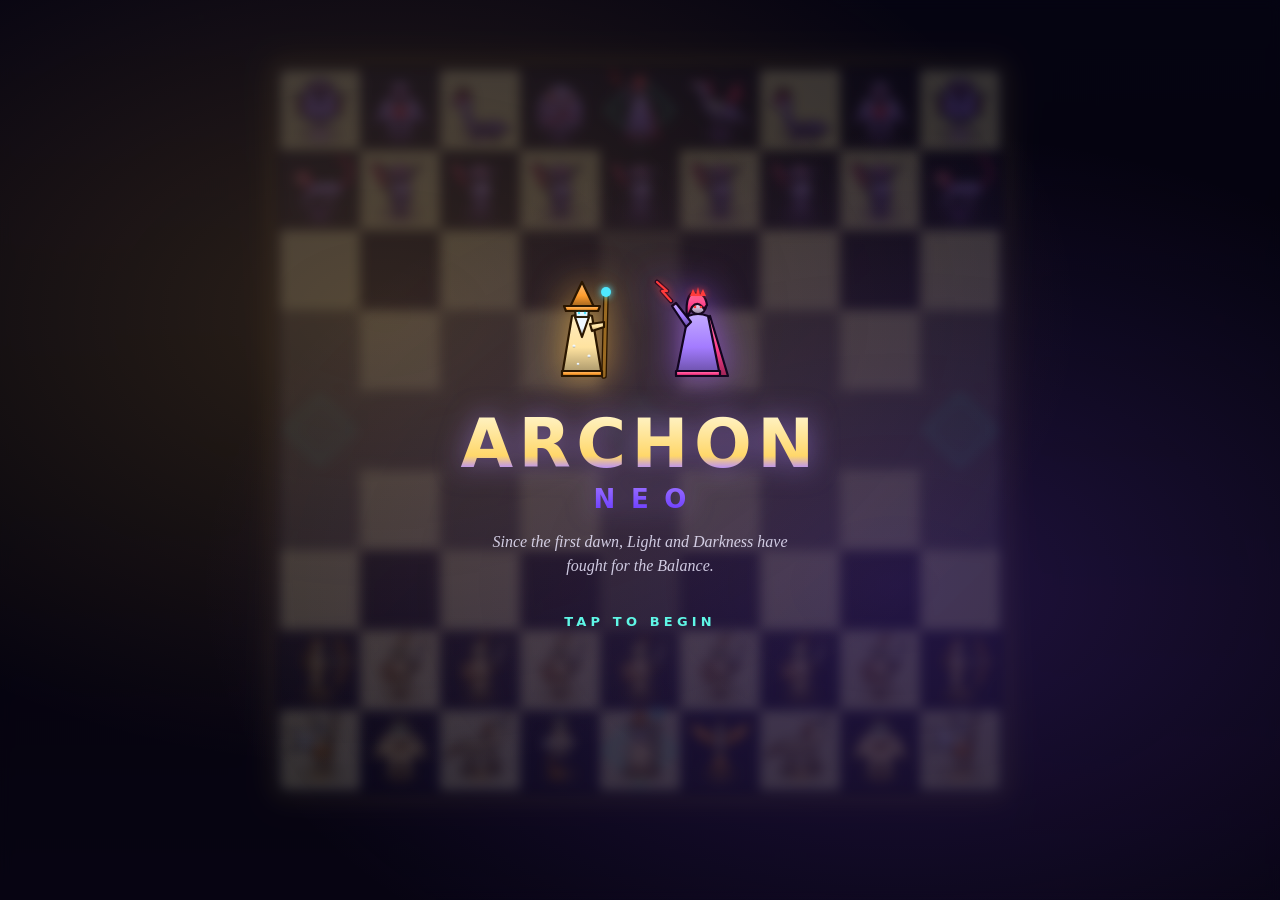
<file: public/index.html>
<!doctype html>
<html lang="en" dir="ltr">
<head>
  <meta charset="utf-8">
  <meta name="viewport" content="width=device-width, initial-scale=1, maximum-scale=1, user-scalable=no, viewport-fit=cover">
  <title>Archon NEO – Light vs. Dark · Free strategy &amp; arena browser game</title>
  <meta name="description" content="Archon NEO is a free, modern fan tribute to the 1983 classic: turn-based strategy on a 9×9 board plus real-time arena duels. Plays offline in your browser on iPhone, Android and desktop – in English and German.">
  <meta name="robots" content="index, follow, max-image-preview:large">
  <meta name="author" content="drhdev">
  <meta name="application-name" content="Archon NEO">
  <meta name="generator" content="Hand-written HTML, CSS and JavaScript">
  <meta name="color-scheme" content="dark">
  <meta name="theme-color" content="#07060f">
  <meta name="format-detection" content="telephone=no">
  <meta name="mobile-web-app-capable" content="yes">
  <meta name="apple-mobile-web-app-capable" content="yes">
  <meta name="apple-mobile-web-app-status-bar-style" content="black-translucent">
  <meta name="apple-mobile-web-app-title" content="Archon NEO">
  <link rel="canonical" href="__SITE_URL__/">

  <!-- Open Graph / social previews -->
  <meta property="og:type" content="website">
  <meta property="og:site_name" content="Archon NEO">
  <meta property="og:title" content="Archon NEO – Light vs. Dark · Licht gegen Dunkel">
  <meta property="og:description" content="Strategy on a magic board meets real-time arena duels – a loving tribute to the 1983 classic. Free in your browser. · Strategie trifft Echtzeit-Duelle – kostenlos im Browser, auf Deutsch.">
  <meta property="og:url" content="__SITE_URL__/">
  <meta property="og:image" content="__SITE_URL__/og-image.jpg">
  <meta property="og:image:type" content="image/jpeg">
  <meta property="og:image:width" content="1200">
  <meta property="og:image:height" content="630">
  <meta property="og:image:alt" content="Archon NEO – the armies of Light and Darkness face each other across the arena">
  <meta property="og:locale" content="en_US">
  <meta property="og:locale:alternate" content="de_DE">
  <meta name="twitter:card" content="summary_large_image">
  <meta name="twitter:title" content="Archon NEO – Light vs. Dark · Licht gegen Dunkel">
  <meta name="twitter:description" content="Strategy meets real-time arena duels – a free tribute to the 1983 classic. Strategie trifft Echtzeit-Duelle, kostenlos im Browser.">
  <meta name="twitter:image" content="__SITE_URL__/og-image.jpg">
  <meta name="twitter:image:alt" content="Archon NEO – the armies of Light and Darkness face each other across the arena">

  <link rel="icon" href="icons/favicon.svg" type="image/svg+xml">
  <link rel="icon" href="icons/favicon-32.png" sizes="32x32" type="image/png">
  <link rel="apple-touch-icon" href="icons/apple-touch-icon.png">
  <link rel="manifest" href="manifest.webmanifest">
  <link rel="stylesheet" href="css/style.css">
  <link rel="modulepreload" href="js/i18n.js">
  <link rel="modulepreload" href="js/art.js">
  <link rel="modulepreload" href="js/audio.js">
  <link rel="modulepreload" href="js/intro.js">
  <link rel="modulepreload" href="js/arena-art.js">

  <script type="application/ld+json">
  {
    "@context": "https://schema.org",
    "@type": "VideoGame",
    "url": "__SITE_URL__/",
    "name": "Archon NEO",
    "alternateName": "Archon NEO – Light vs. Dark",
    "description": "A free, modern fan tribute to the 1983 strategy and action classic: turn-based play on a 9×9 board plus real-time arena duels.",
    "genre": ["Strategy", "Action", "Fantasy"],
    "gamePlatform": ["Web browser", "iOS", "Android", "Desktop"],
    "applicationCategory": "Game",
    "operatingSystem": "Any",
    "playMode": ["SinglePlayer", "MultiPlayer"],
    "numberOfPlayers": { "@type": "QuantitativeValue", "minValue": 1, "maxValue": 2 },
    "inLanguage": ["en", "de"],
    "isAccessibleForFree": true,
    "offers": { "@type": "Offer", "price": "0", "priceCurrency": "EUR" },
    "author": { "@type": "Person", "name": "drhdev" },
    "license": "https://www.gnu.org/licenses/gpl-3.0.html"
  }
  </script>
</head>
<body>
  <noscript>
    <div class="noscript">Archon NEO needs JavaScript. · Archon NEO benötigt JavaScript.</div>
  </noscript>

  <canvas id="game" role="img" aria-label="Archon NEO game board"></canvas>
  <div id="safe-probe" aria-hidden="true"></div>

  <!-- Board HUD -->
  <header id="hud-top" class="hud hidden">
    <button id="btn-pause" class="icon-btn" type="button" data-i18n-aria="hud.menu" aria-label="Menu">☰</button>
    <div id="turn-label" aria-live="polite"></div>
    <div id="lum">
      <span data-i18n="hud.cycle">CYCLE</span>
      <div id="lum-bar" aria-hidden="true"><i></i><i></i><i></i><i></i><i></i><i></i></div>
    </div>
  </header>
  <footer id="hud-bottom" class="hud hidden">
    <div id="info" aria-live="polite"></div>
    <button id="btn-spell" class="hidden" type="button"></button>
  </footer>

  <!-- Title screen (also unlocks audio with the first tap) -->
  <div id="splash" class="overlay splash" role="button" tabindex="0" aria-describedby="splash-tap">
    <div class="splash-inner">
      <div class="splash-emblem" id="splash-emblem" aria-hidden="true"></div>
      <h1 class="title big">ARCHON<span>NEO</span></h1>
      <p class="tagline" data-i18n="splash.tagline">Since the first dawn, Light and Darkness have fought for the Balance.</p>
      <p class="tap-hint" id="splash-tap" data-i18n="splash.tap">Tap to begin</p>
    </div>
  </div>

  <!-- The Legend: story intro -->
  <section id="intro" class="overlay intro hidden" role="dialog" aria-modal="true" data-i18n-aria="intro.aria" aria-label="The Legend of Archon">
    <div class="intro-frame">
      <header class="intro-top">
        <div id="intro-dots" class="dots"></div>
        <button id="intro-skip" class="link-btn" type="button" data-i18n="intro.skip">Skip</button>
      </header>
      <div id="intro-stage" class="intro-stage scroll"></div>
      <footer class="intro-nav">
        <button id="intro-prev" class="btn ghost" type="button" data-i18n="intro.back">Back</button>
        <button id="intro-next" class="btn primary-light" type="button">Next</button>
      </footer>
    </div>
  </section>

  <!-- Main menu -->
  <main id="menu" class="overlay hidden">
    <div class="panel center scroll">
      <h1 class="title">ARCHON<span>NEO</span></h1>
      <p class="subtitle" data-i18n="menu.subtitle">Light vs. Dark</p>

      <button id="btn-continue" class="btn accent hidden" type="button" data-i18n="menu.continue">Continue game</button>

      <div class="field">
        <span class="label" data-i18n="menu.difficulty">AI difficulty</span>
        <div class="seg" role="group">
          <button type="button" data-diff="easy" data-i18n="diff.easy">Easy</button>
          <button type="button" data-diff="normal" data-i18n="diff.normal">Normal</button>
          <button type="button" data-diff="hard" data-i18n="diff.hard">Hard</button>
        </div>
      </div>

      <button class="btn primary-light" type="button" data-start="ai-light" data-i18n="menu.playLight">1 Player · Light</button>
      <button class="btn primary-dark" type="button" data-start="ai-dark" data-i18n="menu.playDark">1 Player · Darkness</button>
      <button class="btn" type="button" data-start="pvp" data-i18n="menu.pvp">2 Players · Pass &amp; Play</button>
      <div class="row">
        <button class="btn ghost" type="button" data-open="legend" data-i18n="menu.legend">The Legend</button>
        <button class="btn ghost" type="button" data-open="rules" data-i18n="menu.rules">How to play</button>
      </div>
      <button id="btn-install" class="btn install hidden" type="button"><svg viewBox="0 0 24 24" aria-hidden="true"><rect x="6" y="2" width="12" height="20" rx="3" fill="none" stroke="currentColor" stroke-width="1.8"/><path d="M12 7v7m-3-3 3 3 3-3" fill="none" stroke="currentColor" stroke-width="1.8" stroke-linecap="round" stroke-linejoin="round"/></svg><span data-i18n="install.button">Install as app</span></button>
      <div class="row">
        <button class="btn ghost small" type="button" data-action="music">Music: on</button>
        <button class="btn ghost small lang" type="button" data-action="lang" data-i18n="lang.switch" data-i18n-aria="lang.aria">Deutsch</button>
      </div>

      <section class="soon" aria-labelledby="soon-title">
        <h2 id="soon-title" data-i18n="menu.soon">Coming soon</h2>
        <ul>
          <li data-i18n="soon.online">Live online battles</li>
          <li data-i18n="soon.hof">Hall of Fame &amp; leaderboard</li>
          <li data-i18n="soon.lobby">Lobby – challenge human players who are ready to play</li>
        </ul>
      </section>

      <p class="hint" data-i18n="menu.hint"></p>
      <p class="fineprint">
        <span data-i18n="menu.disclaimer">A non-commercial fan tribute. Not affiliated with the original rights holders.</span><br>
        <a href="https://github.com/drhdev/archon-neo" target="_blank" rel="noopener noreferrer">GitHub</a> · GPL-3.0 · <span id="version"></span>
      </p>
    </div>
  </main>

  <!-- Pause -->
  <div id="pause" class="overlay hidden" role="dialog" aria-modal="true" aria-labelledby="pause-title">
    <div class="panel center">
      <h2 id="pause-title" data-i18n="pause.title">Paused</h2>
      <button class="btn" id="btn-resume" type="button" data-i18n="pause.resume">Resume</button>
      <div class="row">
        <button class="btn" id="btn-sound" type="button">Sound: on</button>
        <button class="btn" type="button" data-action="music">Music: on</button>
      </div>
      <div class="row">
        <button class="btn ghost" type="button" data-open="rules" data-i18n="menu.rules">How to play</button>
        <button class="btn ghost lang" type="button" data-action="lang" data-i18n="lang.switch" data-i18n-aria="lang.aria">Deutsch</button>
      </div>
      <button class="btn ghost" id="btn-quit" type="button" data-i18n="pause.quit">Main menu</button>
    </div>
  </div>

  <!-- Spellbook -->
  <div id="spells" class="overlay hidden" role="dialog" aria-modal="true" aria-labelledby="spell-title">
    <div class="panel">
      <h2 id="spell-title" data-i18n="spells.title">Spellbook</h2>
      <div id="spell-list" class="scroll"></div>
      <button class="btn ghost" id="btn-spell-close" type="button" data-i18n="spells.cancel">Cancel</button>
    </div>
  </div>

  <!-- Rules -->
  <div id="rules" class="overlay hidden" role="dialog" aria-modal="true" aria-labelledby="rules-title">
    <div class="panel">
      <h2 id="rules-title" data-i18n="rules.title">How to play</h2>
      <div class="scroll rules-text">
        <div data-i18n-html="rules.html"></div>
        <h3 data-i18n="rules.units">Units</h3>
        <div id="unit-list"></div>
      </div>
      <button class="btn" id="btn-rules-close" type="button" data-i18n="rules.close">Got it</button>
    </div>
  </div>

  <!-- Install guide (iPhone / iPad / browsers without an install prompt) -->
  <div id="install" class="overlay hidden" role="dialog" aria-modal="true" aria-labelledby="install-title">
    <div class="panel center scroll">
      <img class="install-icon" src="icons/icon-192.png" width="72" height="72" alt="">
      <h2 id="install-title" data-i18n="install.title">Play as an app</h2>
      <p class="subtitle" data-i18n="install.lead">Full screen, no browser bars, playable offline – straight from your home screen.</p>
      <ol class="install-steps" id="install-steps"></ol>
      <button class="btn" id="btn-install-close" type="button" data-i18n="install.close">Got it</button>
    </div>
  </div>

  <!-- Game over -->
  <div id="gameover" class="overlay hidden" role="dialog" aria-modal="true" aria-labelledby="go-title">
    <div class="panel center">
      <h2 id="go-title" class="title small"></h2>
      <p id="go-reason" class="subtitle"></p>
      <p id="go-stats" class="hint"></p>
      <button class="btn primary-light" id="btn-again" type="button" data-i18n="go.again">Rematch</button>
      <button class="btn ghost" id="btn-go-menu" type="button" data-i18n="go.menu">Main menu</button>
    </div>
  </div>

  <!-- Fatal error -->
  <div id="error" class="overlay hidden" role="alertdialog" aria-modal="true" aria-labelledby="error-title">
    <div class="panel center">
      <h2 id="error-title" data-i18n="error.title">Something went wrong</h2>
      <p class="subtitle" data-i18n="error.text"></p>
      <button class="btn primary-light" id="btn-reload" type="button" data-i18n="error.reload">Reload</button>
    </div>
  </div>

  <div id="rotate" aria-hidden="true"><div><span class="rotate-icon">⟳</span><p data-i18n="rotate.text">Please turn your device to portrait mode.</p></div></div>
  <div id="toast" role="status" aria-live="polite"></div>

  <script type="module" src="js/game.js"></script>
  <script nomodule src="js/nomodule.js"></script>
</body>
</html>
</file>
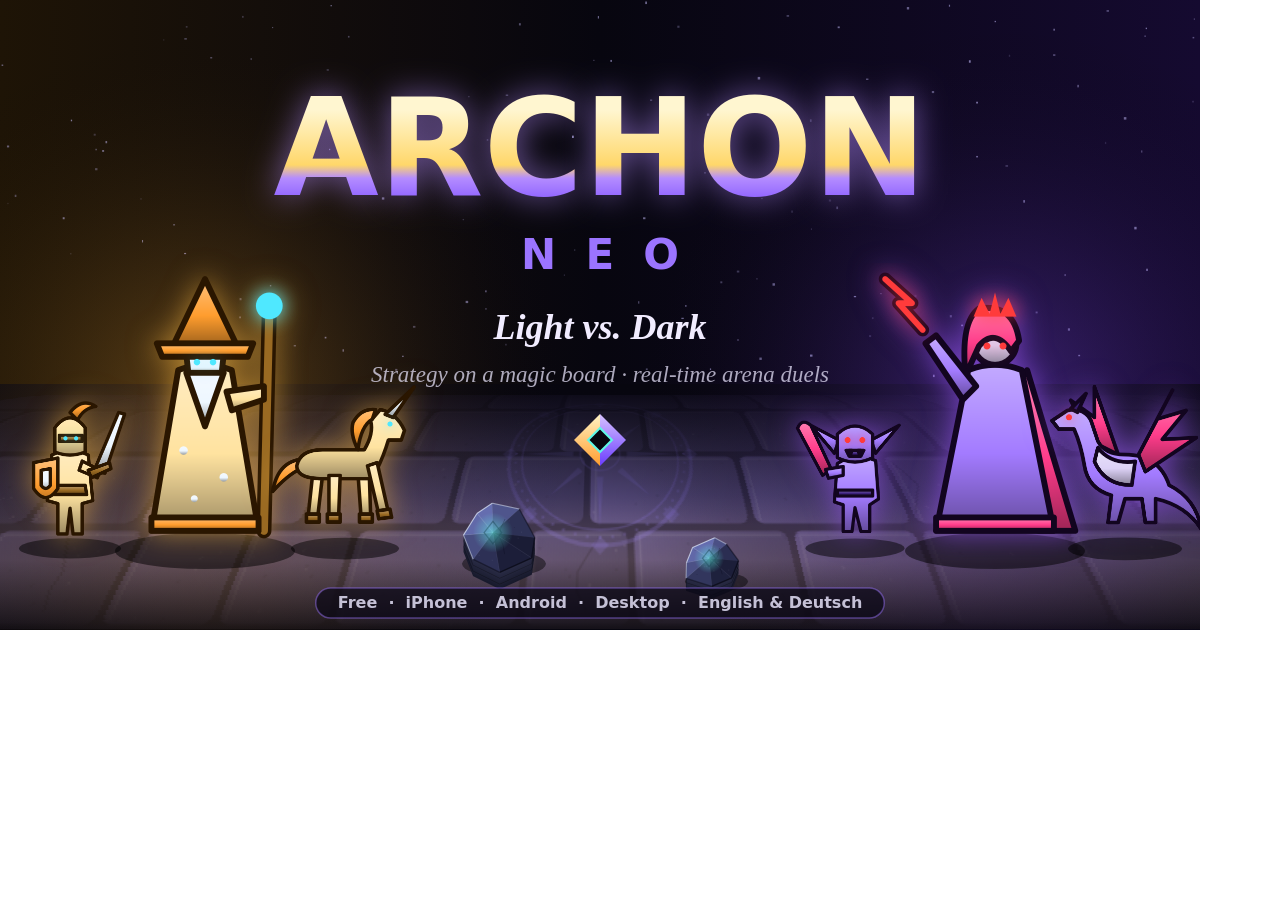
<file: tools/assets.html>
<!doctype html>
<!--
  Renders the PNG assets (app icons, social preview) from the game's own artwork.
  Used by scripts/render-assets.sh with headless Chrome:  assets.html?asset=og|icon|maskable&size=N
-->
<html lang="en">
<head>
  <meta charset="utf-8">
  <title>Archon NEO asset renderer</title>
  <style>html, body { margin: 0; background: transparent; overflow: hidden; } canvas { display: block; }</style>
</head>
<body>
<canvas id="c"></canvas>
<script type="module">
import { unitCanvas } from '../public/js/art.js';
import { makeFloor, makeRock } from '../public/js/arena-art.js';

const q = new URLSearchParams(location.search);
const asset = q.get('asset') || 'og';
const size = Number(q.get('size') || 512);
const cv = document.getElementById('c');
const ctx = cv.getContext('2d');
const FONT = 'system-ui, -apple-system, "Segoe UI", Roboto, "Helvetica Neue", Arial, sans-serif';
const SERIF = 'ui-serif, "New York", Georgia, Cambria, "Noto Serif", "Times New Roman", serif';

function unit(type, pal, cx, cy, s, flip = false) {
  const img = unitCanvas(type, pal, s * 2);
  ctx.save();
  ctx.translate(cx, cy);
  if (flip) ctx.scale(-1, 1);
  ctx.drawImage(img, -s / 2, -s / 2, s, s);
  ctx.restore();
}

function emblem(cx, cy, r) {
  const gl = ctx.createLinearGradient(0, cy - r, 0, cy + r);
  gl.addColorStop(0, '#fff3c4'); gl.addColorStop(1, '#ff9d2e');
  const gd = ctx.createLinearGradient(0, cy - r, 0, cy + r);
  gd.addColorStop(0, '#d6c2ff'); gd.addColorStop(1, '#6b3cff');
  ctx.fillStyle = gl;
  ctx.beginPath(); ctx.moveTo(cx, cy - r); ctx.lineTo(cx - r, cy); ctx.lineTo(cx, cy + r); ctx.closePath(); ctx.fill();
  ctx.fillStyle = gd;
  ctx.beginPath(); ctx.moveTo(cx, cy - r); ctx.lineTo(cx + r, cy); ctx.lineTo(cx, cy + r); ctx.closePath(); ctx.fill();
  const i = r * 0.46;
  ctx.fillStyle = '#07060f';
  ctx.strokeStyle = '#5ff7e6';
  ctx.lineWidth = r * 0.08;
  ctx.beginPath(); ctx.moveTo(cx, cy - i); ctx.lineTo(cx + i, cy); ctx.lineTo(cx, cy + i); ctx.lineTo(cx - i, cy); ctx.closePath();
  ctx.fill(); ctx.stroke();
}

function icon(full) {
  cv.width = cv.height = size;
  ctx.fillStyle = '#07060f';
  if (full) ctx.fillRect(0, 0, size, size);
  else { ctx.beginPath(); ctx.roundRect(0, 0, size, size, size * 0.22); ctx.fill(); }
  const glow = ctx.createRadialGradient(size / 2, size / 2, 0, size / 2, size / 2, size * 0.6);
  glow.addColorStop(0, 'rgba(120,70,255,0.35)'); glow.addColorStop(1, 'rgba(0,0,0,0)');
  ctx.fillStyle = glow;
  ctx.fillRect(0, 0, size, size);
  emblem(size / 2, size / 2, size * (full ? 0.3 : 0.38));
}

function og() {
  const w = 1200, h = 630, GROUND = 545;
  cv.width = w; cv.height = h;
  const bg = ctx.createLinearGradient(0, 0, w, 0);
  bg.addColorStop(0, '#1e1406'); bg.addColorStop(0.5, '#07060f'); bg.addColorStop(1, '#150a30');
  ctx.fillStyle = bg;
  ctx.fillRect(0, 0, w, h);
  let seed = 7;
  const rnd = () => (seed = (seed * 16807) % 2147483647) / 2147483647;
  ctx.fillStyle = '#c8c0ff';
  for (let i = 0; i < 170; i++) { ctx.globalAlpha = 0.15 + rnd() * 0.5; ctx.fillRect(rnd() * w, rnd() * GROUND * 0.9, 1 + rnd() * 1.6, 1 + rnd() * 1.6); }
  ctx.globalAlpha = 1;

  // the arena floor of 1.1, seen at a low angle, fading into the night
  const floor = makeFloor(600, 120, 2, [96, 84, 140], 0.35, 'light', 3);
  // simple perspective: strips get taller and wider towards the viewer
  const top = GROUND - 150, depth = h - top, N = 90;
  for (let i = 0; i < N; i++) {
    const t0 = i / N, t1 = (i + 1) / N;
    const y0 = top + depth * t0 * t0, y1 = top + depth * t1 * t1;
    const sw = w * (0.9 + 0.7 * t0);
    ctx.drawImage(floor, 0, floor.height * t0, floor.width, floor.height / N + 1, (w - sw) / 2, y0, sw, y1 - y0 + 1);
  }
  let fade = ctx.createLinearGradient(0, GROUND - 160, 0, GROUND - 20);
  fade.addColorStop(0, 'rgba(7,6,15,1)'); fade.addColorStop(1, 'rgba(7,6,15,0)');
  ctx.fillStyle = fade; ctx.fillRect(0, GROUND - 161, w, 142);
  fade = ctx.createLinearGradient(0, h - 70, 0, h);
  fade.addColorStop(0, 'rgba(7,6,15,0)'); fade.addColorStop(1, 'rgba(7,6,15,0.85)');
  ctx.fillStyle = fade; ctx.fillRect(0, h - 70, w, 70);

  // warm and cold light of the two armies
  for (const [x, col] of [[200, 'rgba(255,175,55,0.32)'], [1000, 'rgba(140,80,255,0.36)']]) {
    const g = ctx.createRadialGradient(x, 400, 0, x, 400, 380);
    g.addColorStop(0, col); g.addColorStop(1, 'rgba(0,0,0,0)');
    ctx.fillStyle = g; ctx.fillRect(0, 0, w, h);
  }

  // stone pillars between the armies
  const rock = (x, y, r, s) => {
    const k = makeRock(r, 2, s);
    ctx.fillStyle = 'rgba(0,0,0,0.45)';
    ctx.beginPath(); ctx.ellipse(x + r * 0.15, y + r * 0.62, r * 1.05, r * 0.32, 0, 0, Math.PI * 2); ctx.fill();
    ctx.drawImage(k.cv, x - k.size / 2, y - k.size / 2, k.size, k.size);
    const rg = ctx.createRadialGradient(x + k.ax, y + k.ay, 0, x + k.ax, y + k.ay, r * 0.5);
    rg.addColorStop(0, 'rgba(95,247,230,0.55)'); rg.addColorStop(1, 'rgba(95,247,230,0)');
    ctx.fillStyle = rg; ctx.fillRect(x - r, y - r, r * 2, r * 2);
  };
  rock(498, GROUND - 6, 40, 4);
  rock(712, GROUND + 18, 30, 9);

  // armies standing on the floor
  const fig = (type, pal, x, s, flip) => {
    ctx.fillStyle = 'rgba(0,0,0,0.5)';
    ctx.beginPath(); ctx.ellipse(x, GROUND + s * 0.02, s * 0.3, s * 0.06, 0, 0, Math.PI * 2); ctx.fill();
    ctx.save();
    ctx.shadowColor = pal === 'light' ? 'rgba(255,190,70,0.55)' : 'rgba(160,90,255,0.6)';
    ctx.shadowBlur = 28;
    unit(type, pal, x, GROUND - s * 0.44, s, flip);
    ctx.restore();
  };
  fig('wizard', 'light', 205, 300);
  fig('knight', 'light', 70, 170);
  fig('unicorn', 'light', 345, 180);
  fig('sorceress', 'dark', 995, 300, true);
  fig('dragon', 'dark', 1125, 190, true);
  fig('goblin', 'dark', 855, 165, true);

  // title
  ctx.textAlign = 'center';
  ctx.textBaseline = 'middle';
  const tg = ctx.createLinearGradient(0, 110, 0, 220);
  tg.addColorStop(0, '#fff6d0'); tg.addColorStop(0.5, '#ffd76a'); tg.addColorStop(0.62, '#b48cff'); tg.addColorStop(1, '#6b3cff');
  ctx.shadowColor = 'rgba(180,140,255,0.6)'; ctx.shadowBlur = 32;
  ctx.fillStyle = tg;
  ctx.font = `900 136px ${FONT}`;
  ctx.fillText('ARCHON', w / 2, 160);
  ctx.shadowBlur = 0;
  ctx.fillStyle = '#9b74ff';
  ctx.font = `800 42px ${FONT}`;
  ctx.fillText('N  E  O', w / 2, 258);
  ctx.fillStyle = '#f1ecff';
  ctx.font = `italic 600 36px ${SERIF}`;
  ctx.fillText('Light vs. Dark', w / 2, 330);
  ctx.fillStyle = 'rgba(236,232,255,0.72)';
  ctx.font = `italic 400 23px ${SERIF}`;
  ctx.fillText('Strategy on a magic board · real-time arena duels', w / 2, 376);
  emblem(w / 2, 440, 26);
  // footer badge
  ctx.font = `600 16px ${FONT}`;
  const tag = 'Free  ·  iPhone  ·  Android  ·  Desktop  ·  English & Deutsch';
  const tw = ctx.measureText(tag).width + 44;
  ctx.fillStyle = 'rgba(10,8,22,0.72)';
  ctx.strokeStyle = 'rgba(155,116,255,0.45)';
  ctx.lineWidth = 1.5;
  ctx.beginPath(); ctx.roundRect(w / 2 - tw / 2, 588, tw, 30, 15); ctx.fill(); ctx.stroke();
  ctx.fillStyle = 'rgba(236,232,255,0.82)';
  ctx.fillText(tag, w / 2, 604);
}

if (asset === 'og') og();
else icon(asset === 'maskable');
document.title = 'ready';
</script>
</body>
</html>
</file>
<file: public/css/style.css>
/* Archon NEO – styles. System fonts only: no third-party requests. */
:root {
  --bg: #07060f;
  --light: #ffd76a;
  --dark: #b48cff;
  --accent: #5ff7e6;
  --panel: rgba(16, 12, 34, 0.94);
  --line: rgba(255, 255, 255, 0.13);
  --font: system-ui, -apple-system, BlinkMacSystemFont, "Segoe UI", Roboto, "Helvetica Neue", Arial, sans-serif;
  --serif: ui-serif, "New York", Georgia, Cambria, "Noto Serif", "Times New Roman", serif;
  --sat: env(safe-area-inset-top, 0px);
  --sab: env(safe-area-inset-bottom, 0px);
  --sal: env(safe-area-inset-left, 0px);
  --sar: env(safe-area-inset-right, 0px);
}

*, *::before, *::after { box-sizing: border-box; margin: 0; padding: 0; }

/* No scrolling, rubber-banding, zoom or text selection (iOS Safari & Android Chrome). */
html, body {
  position: fixed;
  inset: 0;
  width: 100%;
  height: 100%;
  height: 100dvh;
  overflow: hidden;
  overscroll-behavior: none;
  background: var(--bg);
  color: #ece8ff;
  font-family: var(--font);
  font-size: 15px;
  -webkit-font-smoothing: antialiased;
  touch-action: none;
  -webkit-user-select: none;
  user-select: none;
  -webkit-touch-callout: none;
  -webkit-tap-highlight-color: transparent;
  -webkit-text-size-adjust: 100%;
  text-size-adjust: 100%;
}

#game { position: fixed; inset: 0; width: 100%; height: 100%; display: block; touch-action: none; }
#safe-probe {
  position: fixed; top: 0; left: 0; width: 0; height: 0;
  visibility: hidden; pointer-events: none;
  padding: var(--sat) var(--sar) var(--sab) var(--sal);
}
.hidden { display: none !important; }
.noscript { position: fixed; inset: 0; display: grid; place-items: center; padding: 24px; text-align: center; z-index: 50; background: var(--bg); }

button { font: inherit; color: inherit; border: none; background: none; touch-action: manipulation; cursor: pointer; }
button:focus-visible, a:focus-visible { outline: 2px solid var(--accent); outline-offset: 2px; }
a { color: var(--accent); }

/* ---------- HUD ---------- */
.hud {
  position: fixed; left: 0; right: 0; z-index: 5;
  display: flex; align-items: center; gap: 10px;
  padding-left: calc(var(--sal) + 12px);
  padding-right: calc(var(--sar) + 12px);
  pointer-events: none;
}
.hud > * { pointer-events: auto; }
#hud-top { top: 0; height: calc(var(--sat) + 56px); padding-top: calc(var(--sat) + 8px); padding-bottom: 8px; }
#hud-bottom { bottom: 0; height: calc(var(--sab) + 100px); padding-top: 10px; padding-bottom: calc(var(--sab) + 10px); align-items: stretch; }

.icon-btn {
  width: 42px; height: 42px; border-radius: 13px;
  background: rgba(255, 255, 255, 0.07); border: 1px solid var(--line);
  font-size: 19px; display: grid; place-items: center;
}
.icon-btn:active { background: rgba(255, 255, 255, 0.18); }

#turn-label { flex: 1; text-align: center; font-weight: 800; font-size: 15px; letter-spacing: 0.06em; text-transform: uppercase; }
#turn-label.light { color: var(--light); text-shadow: 0 0 14px rgba(255, 200, 80, 0.6); }
#turn-label.dark { color: var(--dark); text-shadow: 0 0 14px rgba(170, 110, 255, 0.7); }

#lum { display: flex; flex-direction: column; align-items: flex-end; gap: 5px; font-size: 10px; font-weight: 700; letter-spacing: 0.1em; opacity: 0.9; }
#lum span::after { content: " ▲"; color: var(--light); }
#lum.down span::after { content: " ▼"; color: var(--dark); }
#lum-bar { display: flex; gap: 3px; }
#lum-bar i { width: 7px; height: 13px; border-radius: 3px; background: #241d40; }
#lum-bar i.on { background: linear-gradient(#fff6d0, #ffd76a); box-shadow: 0 0 6px rgba(255, 215, 106, 0.6); }

#info {
  flex: 1; min-width: 0;
  background: var(--panel); border: 1px solid var(--line); border-radius: 16px;
  padding: 9px 13px; font-size: 13.5px; line-height: 1.4; overflow: hidden;
}
#info b { font-weight: 800; letter-spacing: 0.02em; }
#info .light { color: var(--light); }
#info .dark { color: var(--dark); }
#info .muted { opacity: 0.65; }
#info .hpbar { display: inline-block; vertical-align: middle; width: 70px; height: 7px; border-radius: 4px; background: #2a2244; overflow: hidden; margin: 0 7px; }
#info .hpbar > span { display: block; height: 100%; width: 0; background: linear-gradient(90deg, #3dff9a, #b8ff5c); }

#btn-spell {
  width: 90px; border-radius: 16px;
  background: linear-gradient(135deg, #7b3cff, #ff3d8b);
  font-size: 12px; font-weight: 800; letter-spacing: 0.08em; line-height: 1.7;
  box-shadow: 0 0 18px rgba(180, 80, 255, 0.55);
}
#btn-spell.cancel { background: linear-gradient(135deg, #444, #222); box-shadow: none; }
#btn-spell:active { transform: scale(0.96); }

/* ---------- Overlays ---------- */
.overlay {
  position: fixed; inset: 0; z-index: 10;
  display: flex; align-items: center; justify-content: center;
  padding: calc(var(--sat) + 14px) calc(var(--sar) + 14px) calc(var(--sab) + 14px) calc(var(--sal) + 14px);
  background: rgba(5, 3, 14, 0.62);
  -webkit-backdrop-filter: blur(6px);
  backdrop-filter: blur(6px);
}
.panel {
  width: 100%; max-width: 420px; max-height: 100%;
  display: flex; flex-direction: column; gap: 11px;
  padding: 22px 18px;
  background: var(--panel); border: 1px solid var(--line); border-radius: 24px;
  box-shadow: 0 0 50px rgba(120, 70, 255, 0.25), inset 0 0 30px rgba(95, 247, 230, 0.04);
}
.panel.center { text-align: center; }
.panel h2 { font-size: 19px; font-weight: 800; text-align: center; color: var(--accent); letter-spacing: 0.04em; }
.panel h3 { font-size: 14px; font-weight: 800; color: var(--accent); margin: 16px 0 8px; text-transform: uppercase; letter-spacing: 0.08em; }
.panel h4 { font-size: 13px; font-weight: 800; margin: 12px 0 6px; color: #fff; }

.title {
  font-size: 44px; font-weight: 900; line-height: 1; letter-spacing: 0.08em;
  background: linear-gradient(180deg, #fff6d0 0%, #ffd76a 45%, #b48cff 58%, #6b3cff 100%);
  -webkit-background-clip: text; background-clip: text; color: transparent;
  filter: drop-shadow(0 0 14px rgba(180, 140, 255, 0.5));
}
.title span { display: block; font-size: 20px; letter-spacing: 0.6em; margin: 8px 0 0 0.6em; }
.title.small { font-size: 28px; }
.subtitle { font-family: var(--serif); font-style: italic; font-size: 16px; opacity: 0.85; line-height: 1.45; margin-bottom: 4px; }
.hint { font-size: 11.5px; opacity: 0.5; line-height: 1.5; }
.fineprint { font-size: 11px; opacity: 0.55; line-height: 1.55; }

.btn {
  display: block; width: 100%;
  padding: 15px 12px; border-radius: 15px;
  font-size: 15px; font-weight: 700; letter-spacing: 0.02em; line-height: 1.3;
  background: rgba(255, 255, 255, 0.06); border: 1px solid var(--line);
  transition: transform 0.08s, background 0.15s;
}
.btn:active { transform: scale(0.97); }
.btn:disabled { opacity: 0.3; }
.btn.ghost { background: transparent; }
.btn.accent { background: linear-gradient(135deg, #1fd1c0, #2a7fff); border: none; color: #021014; }
.btn.primary-light { background: linear-gradient(135deg, #ffd76a, #ff8a1c); color: #1f1200; border: none; box-shadow: 0 0 20px rgba(255, 170, 50, 0.35); }
.btn.primary-dark { background: linear-gradient(135deg, #7b3cff, #ff3d8b); border: none; box-shadow: 0 0 20px rgba(160, 70, 255, 0.4); }
.row { display: flex; gap: 10px; }
.row .btn { flex: 1; }

.field { display: flex; flex-direction: column; gap: 6px; text-align: left; }
.label { font-size: 11px; font-weight: 700; letter-spacing: 0.12em; text-transform: uppercase; opacity: 0.6; }
.seg { display: flex; padding: 4px; gap: 4px; border-radius: 14px; background: rgba(255, 255, 255, 0.05); border: 1px solid var(--line); }
.seg button { flex: 1; padding: 9px 4px; border-radius: 10px; font-size: 14px; font-weight: 700; opacity: 0.65; }
.seg button.active { opacity: 1; background: rgba(95, 247, 230, 0.16); color: var(--accent); box-shadow: inset 0 0 0 1px rgba(95, 247, 230, 0.4); }

.soon { text-align: left; border: 1px dashed rgba(95, 247, 230, 0.3); border-radius: 15px; padding: 11px 14px; }
.soon h2 { font-size: 11px; text-align: left; letter-spacing: 0.14em; text-transform: uppercase; margin-bottom: 6px; }
.soon ul { list-style: none; display: grid; gap: 4px; font-size: 13px; opacity: 0.75; }
.soon li::before { content: "◇ "; color: var(--accent); }

.scroll {
  overflow-y: auto; touch-action: pan-y;
  -webkit-overflow-scrolling: touch; overscroll-behavior: contain; min-height: 0;
  scrollbar-width: thin; scrollbar-color: rgba(95, 247, 230, 0.35) transparent;
}
.scroll::-webkit-scrollbar { width: 4px; }
.scroll::-webkit-scrollbar-thumb { background: rgba(95, 247, 230, 0.35); border-radius: 2px; }
.rules-text { font-size: 14px; line-height: 1.55; text-align: left; -webkit-user-select: text; user-select: text; }
.rules-text p { margin-bottom: 9px; }
.rules-text b { color: var(--accent); font-weight: 700; }
.unit-row { display: flex; gap: 10px; align-items: center; margin-bottom: 7px; font-size: 13px; line-height: 1.35; }
.unit-row canvas { width: 40px; height: 40px; flex: none; }
.unit-row .light { color: var(--light); font-weight: 700; }
.unit-row .dark { color: var(--dark); font-weight: 700; }
.unit-row small { opacity: 0.65; }

#spell-list { display: flex; flex-direction: column; gap: 8px; }
.spell { text-align: left; padding: 11px 13px; border-radius: 14px; background: rgba(255, 255, 255, 0.05); border: 1px solid var(--line); }
.spell:active { background: rgba(255, 255, 255, 0.15); }
.spell:disabled { opacity: 0.3; }
.spell strong { display: block; font-size: 14px; font-weight: 800; color: #ff9be0; margin-bottom: 3px; }
.spell span { font-size: 12.5px; opacity: 0.8; line-height: 1.4; }

#toast {
  position: fixed; left: 50%; top: calc(var(--sat) + 66px); z-index: 20;
  transform: translate(-50%, -10px); opacity: 0;
  transition: opacity 0.2s, transform 0.2s;
  pointer-events: none; max-width: 90vw;
  padding: 10px 16px; border-radius: 14px;
  background: rgba(10, 8, 24, 0.92); border: 1px solid rgba(95, 247, 230, 0.35);
  font-size: 14px; font-weight: 700; text-align: center;
}
#toast.show { opacity: 1; transform: translate(-50%, 0); }

.btn.small { padding: 11px 10px; font-size: 13.5px; }
.title.light { background: linear-gradient(180deg, #fffbe6, #ffd76a 55%, #ff9d2e); -webkit-background-clip: text; background-clip: text; }
.title.dark { background: linear-gradient(180deg, #f0e0ff, #b48cff 55%, #ff3d8b); -webkit-background-clip: text; background-clip: text; }
.link-btn { padding: 8px 4px; font-size: 13px; font-weight: 700; letter-spacing: 0.06em; text-transform: uppercase; color: rgba(236, 232, 255, 0.7); }
.link-btn:active { color: #fff; }

/* ---------- Title screen ---------- */
.splash {
  z-index: 30; cursor: pointer;
  background:
    radial-gradient(ellipse at 30% 35%, rgba(255, 190, 80, 0.16), transparent 55%),
    radial-gradient(ellipse at 70% 65%, rgba(140, 80, 255, 0.2), transparent 55%),
    rgba(5, 3, 14, 0.78);
  transition: opacity 0.45s ease, transform 0.45s ease;
}
.splash.leaving { opacity: 0; transform: scale(1.04); pointer-events: none; }
.splash-inner { display: flex; flex-direction: column; align-items: center; gap: 18px; text-align: center; max-width: 420px; }
.splash-emblem { display: flex; align-items: center; justify-content: center; gap: 4px; height: 120px; }
.splash-emblem canvas { width: 112px; height: 112px; animation: float 4.5s ease-in-out infinite; }
.splash-emblem .emblem-light { filter: drop-shadow(0 0 18px rgba(255, 190, 70, 0.65)); }
.splash-emblem .emblem-dark { transform: scaleX(-1); filter: drop-shadow(0 0 18px rgba(160, 90, 255, 0.7)); animation-delay: -2.2s; }
.title.big { font-size: clamp(48px, 15vw, 68px); }
.title.big span { font-size: clamp(20px, 6vw, 26px); }
.tagline { font-family: var(--serif); font-style: italic; font-size: 16px; line-height: 1.5; opacity: 0.85; max-width: 320px; }
.tap-hint {
  margin-top: 18px; font-size: 13px; font-weight: 800; letter-spacing: 0.32em; text-transform: uppercase; color: var(--accent);
  animation: breathe 2.2s ease-in-out infinite;
}
@keyframes breathe { 0%, 100% { opacity: 0.35; } 50% { opacity: 1; } }
@keyframes float { 0%, 100% { translate: 0 0; } 50% { translate: 0 -7px; } }

/* ---------- The Legend (story intro) ---------- */
.intro { z-index: 25; padding: 0; background: rgba(4, 3, 12, 0.86); }
.intro-frame {
  position: relative; width: 100%; max-width: 560px; height: 100%;
  display: flex; flex-direction: column;
  padding: calc(var(--sat) + 8px) calc(var(--sar) + 16px) calc(var(--sab) + 12px) calc(var(--sal) + 16px);
}
.intro-top { display: flex; align-items: center; justify-content: space-between; gap: 12px; min-height: 44px; }
.dots { display: flex; gap: 6px; }
.dot { width: 22px; height: 22px; display: grid; place-items: center; }
.dot::before { content: ""; width: 7px; height: 7px; border-radius: 50%; background: rgba(255, 255, 255, 0.22); transition: all 0.25s; }
.dot.on::before { width: 18px; border-radius: 4px; background: var(--accent); box-shadow: 0 0 8px rgba(95, 247, 230, 0.7); }
.intro-stage { flex: 1; min-height: 0; padding: 6px 2px 18px; }
.intro-nav { display: flex; gap: 10px; padding-top: 10px; border-top: 1px solid var(--line); }
.intro-nav .btn { flex: 1; }
.intro-nav .btn.ghost { flex: 0 0 34%; }
.intro-nav .btn.final { box-shadow: 0 0 26px rgba(255, 170, 50, 0.55); }

.page { display: flex; flex-direction: column; gap: 12px; }
.page[hidden] { display: none; }
.page.active > * { animation: rise 0.6s cubic-bezier(0.2, 0.7, 0.2, 1) both; }
.page.active.back > * { animation-name: rise-back; }
.page.active > *:nth-child(2) { animation-delay: 0.06s; }
.page.active > *:nth-child(3) { animation-delay: 0.12s; }
.page.active > *:nth-child(4) { animation-delay: 0.18s; }
.page.active > *:nth-child(5) { animation-delay: 0.24s; }
.page.active > *:nth-child(n+6) { animation-delay: 0.3s; }
@keyframes rise { from { opacity: 0; transform: translate(26px, 8px); } to { opacity: 1; transform: none; } }
@keyframes rise-back { from { opacity: 0; transform: translate(-26px, 8px); } to { opacity: 1; transform: none; } }

.kicker { margin-top: 6px; font-size: 11px; font-weight: 800; letter-spacing: 0.32em; text-transform: uppercase; color: var(--accent); text-align: center; }
.chapter-title {
  font-family: var(--serif); font-size: clamp(26px, 8vw, 34px); font-weight: 700; line-height: 1.12; text-align: center;
  background: linear-gradient(180deg, #fffbe6 0%, #ffd76a 50%, #c8a0ff 100%);
  -webkit-background-clip: text; background-clip: text; color: transparent;
  margin-bottom: 4px;
}
.story { font-family: var(--serif); font-size: 16.5px; line-height: 1.62; color: rgba(240, 236, 255, 0.92); -webkit-user-select: text; user-select: text; }
.story.em { font-style: italic; color: #fff; }
.story.center { text-align: center; }
.story b { color: #fff; font-weight: 700; }
.story em.lt, .ucard.light h3 { color: var(--light); font-style: normal; font-weight: 700; }
.story em.dk, .ucard.dark h3 { color: var(--dark); font-style: normal; font-weight: 700; }
.story.lead::first-letter { font-size: 2.6em; float: left; line-height: 0.9; margin: 4px 8px 0 0; color: var(--light); }

.duel { display: flex; align-items: center; justify-content: center; gap: 2px; margin-top: 4px; }
.duel .portrait:last-child { transform: scaleX(-1); }
.duel-sigil { font-size: 26px; color: var(--accent); text-shadow: 0 0 14px rgba(95, 247, 230, 0.9); animation: breathe 2.6s ease-in-out infinite; }
.glow-light { filter: drop-shadow(0 0 16px rgba(255, 190, 70, 0.6)); }
.glow-dark { filter: drop-shadow(0 0 16px rgba(160, 90, 255, 0.7)); }
.board-fig { display: grid; place-items: center; }
.board-fig canvas { border-radius: 10px; box-shadow: 0 0 0 1px rgba(255, 215, 106, 0.4), 0 0 36px rgba(140, 90, 255, 0.35); }
.arena-fig { display: flex; align-items: center; justify-content: center; gap: 8px; }
.arena-fig .portrait:last-child { transform: scaleX(-1); }
.clash { font-weight: 900; font-size: 22px; letter-spacing: 0.08em; color: #fff; text-shadow: 0 0 14px rgba(95, 247, 230, 0.9); }

.controls-fig { display: flex; justify-content: center; gap: 34px; padding: 4px 0; }
.ctl { display: flex; flex-direction: column; align-items: center; gap: 6px; font-size: 12px; font-weight: 700; letter-spacing: 0.08em; text-transform: uppercase; opacity: 0.85; }
.ctl .joy { width: 56px; height: 56px; border-radius: 50%; border: 2px solid rgba(95, 247, 230, 0.5); background: rgba(255, 255, 255, 0.05); display: grid; place-items: center; }
.ctl .joy i { width: 24px; height: 24px; border-radius: 50%; background: radial-gradient(circle at 35% 35%, #b4fff8, #28b4aa); animation: nudge 2.4s ease-in-out infinite; }
.ctl .fire { width: 56px; height: 56px; border-radius: 50%; display: grid; place-items: center; font-size: 20px; background: radial-gradient(circle at 35% 35%, #ff9cc4, #c2185b); box-shadow: 0 0 16px rgba(255, 80, 150, 0.5); }
@keyframes nudge { 0%, 100% { translate: 0 0; } 25% { translate: 9px -6px; } 50% { translate: -8px 4px; } 75% { translate: 4px 8px; } }
.keys-hint { text-align: center; font-size: 11.5px; opacity: 0.5; }

.ucards { display: grid; gap: 10px; }
@media (min-width: 520px) { .ucards { grid-template-columns: 1fr 1fr; } }
.ucard {
  display: flex; gap: 12px; padding: 12px; border-radius: 18px;
  background: linear-gradient(160deg, rgba(255, 255, 255, 0.07), rgba(255, 255, 255, 0.02));
  border: 1px solid var(--line);
}
.ucard.light { box-shadow: inset 3px 0 0 rgba(255, 215, 106, 0.7); }
.ucard.dark { box-shadow: inset 3px 0 0 rgba(180, 140, 255, 0.75); }
.ucard-pic { flex: none; width: 76px; height: 76px; border-radius: 14px; display: grid; place-items: center; }
.ucard.light .ucard-pic { background: radial-gradient(circle at 50% 60%, rgba(255, 190, 70, 0.35), transparent 70%); }
.ucard.dark .ucard-pic { background: radial-gradient(circle at 50% 60%, rgba(160, 90, 255, 0.4), transparent 70%); }
.ucard.dark .portrait { transform: scaleX(-1); }
.ucard-body { min-width: 0; flex: 1; }
.ucard h3 { font-size: 16px; line-height: 1.2; }
.ucard h3 small { display: block; font-size: 11px; font-weight: 700; letter-spacing: 0.06em; text-transform: uppercase; color: rgba(236, 232, 255, 0.6); margin-top: 2px; }
.lore { font-family: var(--serif); font-style: italic; font-size: 13.5px; line-height: 1.45; margin: 6px 0 8px; color: rgba(236, 232, 255, 0.85); }
.stats { display: grid; gap: 4px; }
.stat { display: grid; grid-template-columns: 58px 1fr auto; align-items: center; gap: 8px; font-size: 11px; }
.stat-l { opacity: 0.6; font-weight: 700; letter-spacing: 0.04em; }
.stat-v { font-weight: 800; font-variant-numeric: tabular-nums; min-width: 22px; text-align: right; }
.stat-bar { height: 6px; border-radius: 3px; background: rgba(255, 255, 255, 0.08); overflow: hidden; }
.stat-bar i { display: block; height: 100%; width: var(--w); border-radius: 3px; transform-origin: left; animation: grow 0.9s 0.3s cubic-bezier(0.2, 0.7, 0.2, 1) both; }
.ucard.light .stat-bar i { background: linear-gradient(90deg, #ff9d2e, #ffe28a); }
.ucard.dark .stat-bar i { background: linear-gradient(90deg, #ff3d8b, #c8a0ff); }
@keyframes grow { from { transform: scaleX(0); } to { transform: scaleX(1); } }

.spell-cards { list-style: none; display: grid; gap: 7px; }
.spell-cards li { padding: 10px 12px; border-radius: 14px; background: rgba(255, 255, 255, 0.045); border: 1px solid var(--line); font-size: 13px; line-height: 1.4; }
.spell-cards b { display: block; color: #ff9be0; font-size: 14px; margin-bottom: 2px; }
.spell-cards span { opacity: 0.8; }
.elementals { display: grid; grid-template-columns: 1fr 1fr; gap: 8px; }
.elemental { display: flex; flex-direction: column; align-items: center; text-align: center; gap: 2px; padding: 10px 6px; border-radius: 16px; background: rgba(255, 255, 255, 0.04); border: 1px solid var(--line); font-size: 13px; }
.elemental small { font-family: var(--serif); font-style: italic; font-size: 12px; opacity: 0.75; line-height: 1.35; }

.victory { list-style: none; display: grid; gap: 9px; }
.victory li { display: flex; gap: 12px; align-items: center; padding: 12px 14px; border-radius: 16px; background: rgba(95, 247, 230, 0.06); border: 1px solid rgba(95, 247, 230, 0.25); font-size: 14.5px; line-height: 1.4; }
.victory svg { flex: none; width: 26px; height: 26px; color: var(--accent); }
.victory b { color: #fff; }
.sides { display: flex; justify-content: space-between; gap: 10px; margin-top: 4px; }
.side { display: flex; }
.side canvas { margin: 0 -8px; }
.side.light canvas { filter: drop-shadow(0 0 10px rgba(255, 190, 70, 0.5)); }
.side.dark canvas { transform: scaleX(-1); filter: drop-shadow(0 0 10px rgba(160, 90, 255, 0.6)); }

/* Phones held in landscape: ask to rotate (the game is designed for portrait). */
#rotate { display: none; }
@media (orientation: landscape) and (max-height: 500px) and (pointer: coarse) {
  #rotate {
    display: grid; place-items: center; position: fixed; inset: 0; z-index: 40;
    background: var(--bg); text-align: center; padding: 24px; font-size: 16px; font-weight: 700;
  }
  .rotate-icon { display: block; font-size: 48px; color: var(--accent); margin-bottom: 10px; }
}

@media (prefers-reduced-motion: reduce) {
  *, *::before, *::after { transition: none !important; animation: none !important; }
}

/* ---------- 404 page ---------- */
.page-404 { position: static; overflow: auto; height: auto; min-height: 100%; touch-action: auto; display: grid; place-items: center; padding: 24px; }
.page-404 .panel { margin: auto; }

/* ---------- install as app ---------- */
.btn.install {
  display: flex; align-items: center; justify-content: center; gap: 9px;
  background: rgba(95, 247, 230, 0.08); border-color: rgba(95, 247, 230, 0.35); color: var(--accent);
}
.btn.install svg { width: 20px; height: 20px; flex: none; }
.install-icon { width: 72px; height: 72px; margin: 2px auto 0; border-radius: 17px; box-shadow: 0 0 26px rgba(120, 70, 255, 0.45); }
.install-steps { counter-reset: step; list-style: none; display: flex; flex-direction: column; gap: 10px; text-align: left; margin: 4px 0 6px; }
.install-steps li {
  counter-increment: step; position: relative; padding: 11px 12px 11px 46px;
  font-size: 14.5px; line-height: 1.45; border-radius: 14px;
  background: rgba(255, 255, 255, 0.04); border: 1px solid var(--line);
}
.install-steps li::before {
  content: counter(step); position: absolute; left: 11px; top: 50%; transform: translateY(-50%);
  width: 24px; height: 24px; border-radius: 50%; display: grid; place-items: center;
  font-size: 13px; font-weight: 800; color: #021014; background: linear-gradient(135deg, #1fd1c0, #2a7fff);
}
.install-steps .ico { display: inline-block; width: 19px; height: 19px; vertical-align: -4px; margin: 0 2px; color: #4da3ff; }
</file>
